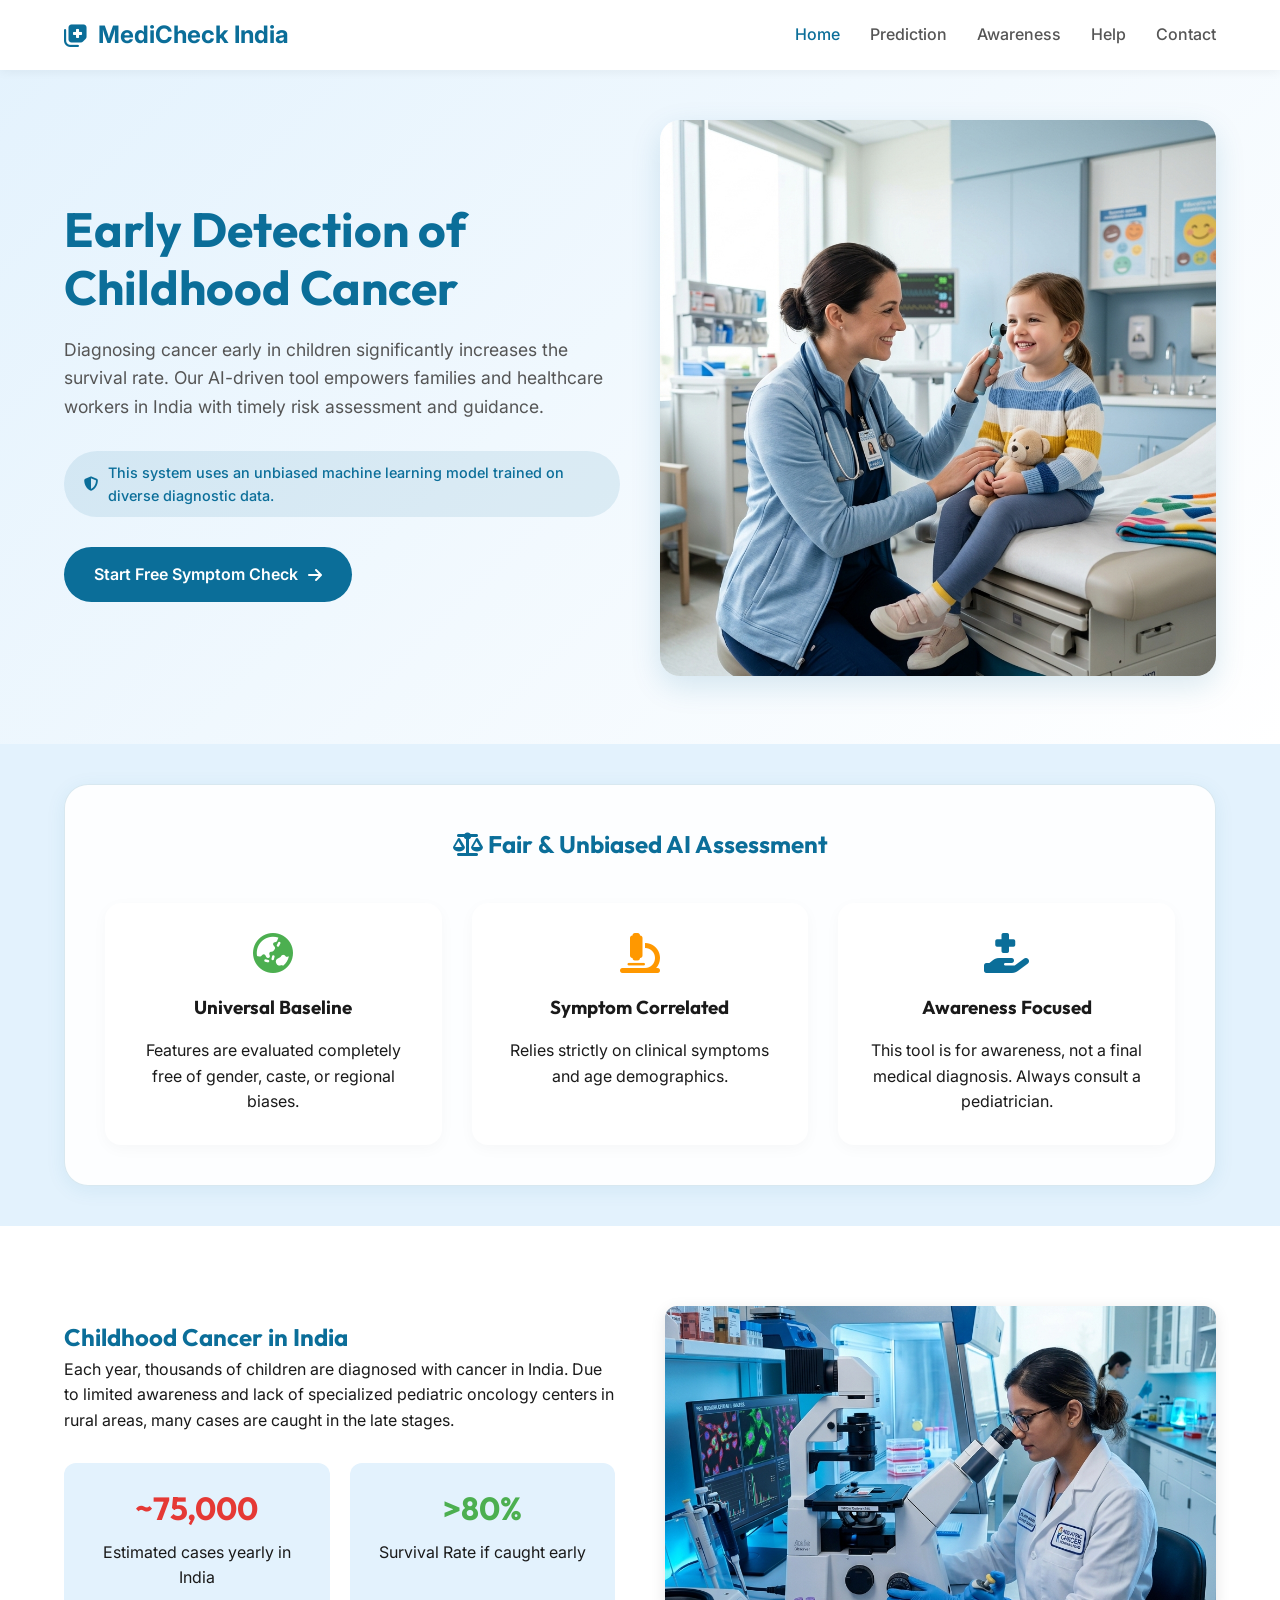
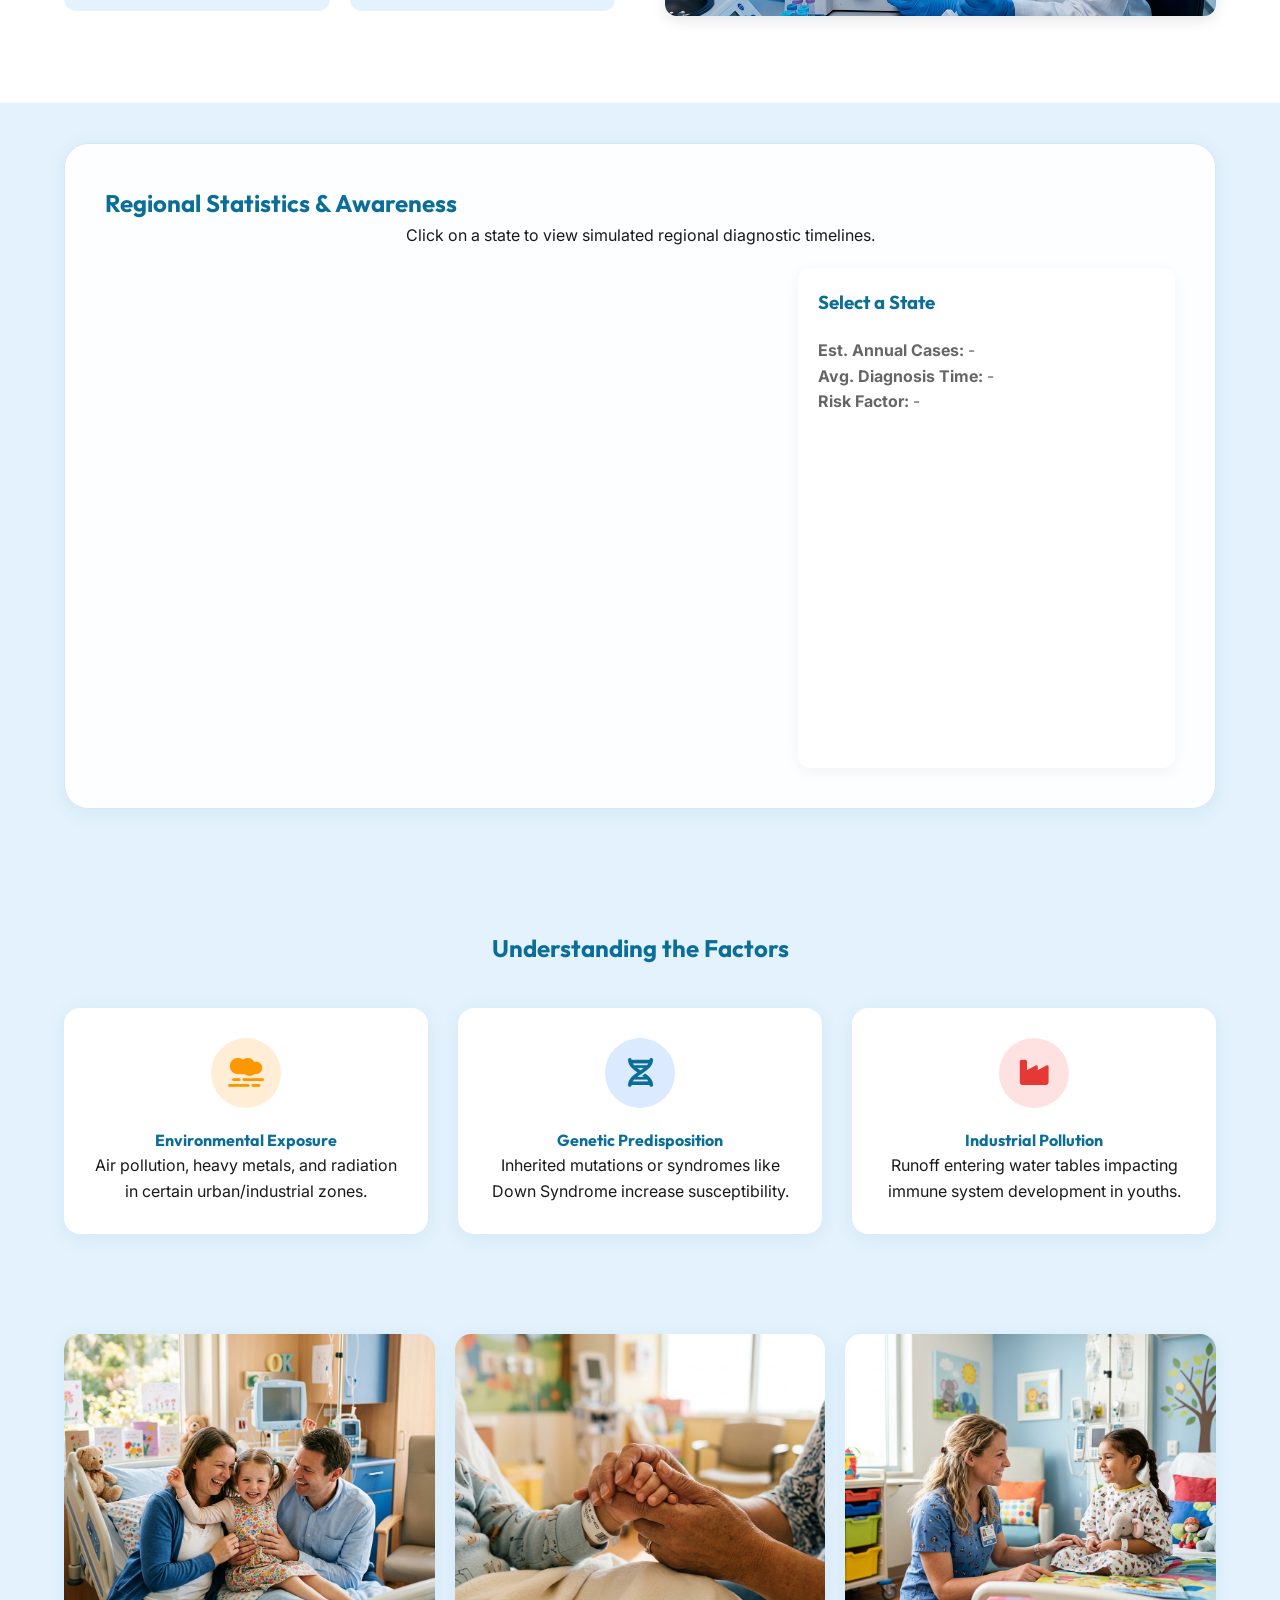
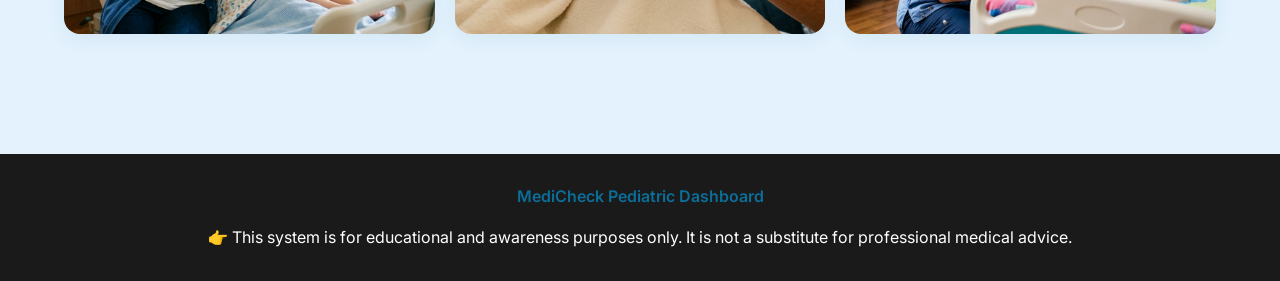
<file: index.html>
<!DOCTYPE html>
<html lang="en">
<head>
    <meta charset="UTF-8">
    <meta name="viewport" content="width=device-width, initial-scale=1.0">
    <title>Early Detection of Childhood Cancer - India</title>
    <link href="https://fonts.googleapis.com/css2?family=Outfit:wght@300;400;500;600;700&family=Inter:wght@300;400;500;600&display=swap" rel="stylesheet">
    <link rel="stylesheet" href="https://cdnjs.cloudflare.com/ajax/libs/font-awesome/6.4.0/css/all.min.css">
    <link rel="stylesheet" href="styles.css">
    <!-- Include Highcharts for Interactive Map -->
    <script src="https://code.highcharts.com/maps/highmaps.js"></script>
    <script src="https://code.highcharts.com/maps/modules/exporting.js"></script>
    <script src="https://code.highcharts.com/mapdata/countries/in/custom/in-all-disputed.js"></script>
</head>
<body>

    <!-- NAVBAR -->
    <nav class="main-navbar">
        <div class="nav-logo">
            <i class="fa-solid fa-notes-medical" style="color:var(--primary);"></i>
            <span style="font-weight: 700; color: var(--primary);">MediCheck India</span>
        </div>
        <ul class="nav-links">
            <li><a href="index.html" class="active">Home</a></li>
            <li><a href="prediction.html">Prediction</a></li>
            <li><a href="awareness.html">Awareness</a></li>
            <li><a href="#help">Help</a></li>
            <li><a href="contact.html">Contact</a></li>
        </ul>
    </nav>

    <!-- 2. HERO SECTION -->
    <section class="hero-section">
        <div class="hero-content">
            <h1>Early Detection of Childhood Cancer</h1>
            <p>Diagnosing cancer early in children significantly increases the survival rate. Our AI-driven tool empowers families and healthcare workers in India with timely risk assessment and guidance.</p>
            <div class="trust-badge">
                <i class="fa-solid fa-shield-halved"></i>
                <span>This system uses an unbiased machine learning model trained on diverse diagnostic data.</span>
            </div>
            <a href="prediction.html" class="cta-button">Start Free Symptom Check <i class="fa-solid fa-arrow-right"></i></a>
        </div>
        <div class="hero-image">
            <img src="./images/hero.png" alt="Doctor providing care to a child" style="object-fit: cover;">
        </div>
    </section>

    <!-- 3. UNBIASED AI SECTION -->
    <section class="unbiased-ai-section glass-panel">
        <div class="section-title text-center">
            <h2><i class="fa-solid fa-scale-balanced" style="color: var(--primary);"></i> Fair & Unbiased AI Assessment</h2>
        </div>
        <div class="ai-features">
            <div class="ai-card">
                <i class="fa-solid fa-earth-asia" style="color: var(--accent);"></i>
                <h3>Universal Baseline</h3>
                <p>Features are evaluated completely free of gender, caste, or regional biases.</p>
            </div>
            <div class="ai-card">
                <i class="fa-solid fa-microscope" style="color: var(--warning);"></i>
                <h3>Symptom Correlated</h3>
                <p>Relies strictly on clinical symptoms and age demographics.</p>
            </div>
            <div class="ai-card">
                <i class="fa-solid fa-hand-holding-medical" style="color: var(--primary);"></i>
                <h3>Awareness Focused</h3>
                <p>This tool is for awareness, not a final medical diagnosis. Always consult a pediatrician.</p>
            </div>
        </div>
    </section>

    <!-- 4 & 5. AWARENESS AND STATISTICS SECTION -->
    <section class="awareness-section">
        <div class="grid-2">
            <div class="awareness-text">
                <h2>Childhood Cancer in India</h2>
                <p>Each year, thousands of children are diagnosed with cancer in India. Due to limited awareness and lack of specialized pediatric oncology centers in rural areas, many cases are caught in the late stages.</p>
                <div class="stats-cards">
                    <div class="stat-card">
                        <h4 style="color: var(--danger);">~75,000</h4>
                        <p>Estimated cases yearly in India</p>
                    </div>
                    <div class="stat-card">
                        <h4 style="color: var(--accent);">>80%</h4>
                        <p>Survival Rate if caught early</p>
                    </div>
                </div>
            </div>
            <div class="awareness-images">
                <img src="./images/awareness.png" alt="Pediatric research" style="border-radius: 12px; box-shadow: 0 4px 15px rgba(0,0,0,0.1); width: 100%; object-fit: cover; aspect-ratio: 16/9;">
            </div>
        </div>
    </section>

    <!-- 6. INTERACTIVE INDIA MAP SECTION -->
    <section class="map-section glass-panel">
        <h2>Regional Statistics & Awareness</h2>
        <p class="text-center" style="margin-bottom: 20px;">Click on a state to view simulated regional diagnostic timelines.</p>
        <div class="map-container" style="display:flex; gap:20px; flex-wrap:wrap;">
            <div id="india-map" style="flex: 2; height: 500px; min-width:300px; background: transparent;"></div>
            <div id="state-info" style="flex: 1; padding: 20px; background: white; border-radius: 12px; min-width:300px; box-shadow: 0 4px 15px rgba(0,0,0,0.05);">
                <h3 id="info-state-name" style="color:var(--primary); margin-top:0;">Select a State</h3>
                <div style="margin-top:20px;">
                    <p style="color:#666;"><strong>Est. Annual Cases:</strong> <span id="info-cases">-</span></p>
                    <p style="color:#666;"><strong>Avg. Diagnosis Time:</strong> <span id="info-time">-</span></p>
                    <p style="color:#666;"><strong>Risk Factor:</strong> <span id="info-risk">-</span></p>
                </div>
            </div>
        </div>
    </section>

    <!-- 7. CAUSES SECTION -->
    <section class="causes-section" id="help">
        <h2 class="text-center">Understanding the Factors</h2>
        <div class="causes-grid">
            <div class="cause-item">
                <div class="cause-icon" style="background:#ffedd5; color:var(--warning);"><i class="fa-solid fa-smog"></i></div>
                <h4>Environmental Exposure</h4>
                <p>Air pollution, heavy metals, and radiation in certain urban/industrial zones.</p>
            </div>
            <div class="cause-item">
                <div class="cause-icon" style="background:#dbeafe; color:var(--primary);"><i class="fa-solid fa-dna"></i></div>
                <h4>Genetic Predisposition</h4>
                <p>Inherited mutations or syndromes like Down Syndrome increase susceptibility.</p>
            </div>
            <div class="cause-item">
                <div class="cause-icon" style="background:#fee2e2; color:var(--danger);"><i class="fa-solid fa-industry"></i></div>
                <h4>Industrial Pollution</h4>
                <p>Runoff entering water tables impacting immune system development in youths.</p>
            </div>
        </div>
    </section>

    <!-- 8. GALLERY SECTION -->
    <section class="gallery-section">
        <img src="./images/gallery1.png" alt="Hopeful healing">
        <img src="./images/gallery2.png" alt="Family holding hands">
        <img src="./images/gallery3.png" alt="Pediatric care">
    </section>

    <!-- GLOBAL FOOTER -->
    <footer class="main-footer" id="contact">
        <div style="margin-bottom:15px; font-weight:600; color:var(--primary);">MediCheck Pediatric Dashboard</div>
        <p>👉 This system is for educational and awareness purposes only. It is not a substitute for professional medical advice.</p>
    </footer>

    <script>
        // Highcharts Interactive India Map Logic
        document.addEventListener('DOMContentLoaded', function () {
            // Simulated state data
            const simData = [
                ['andaman and nicobar', 80, '1.5 weeks', 'Low'],
                ['andhra pradesh', 8500, '3.8 weeks', 'High'],
                ['arunanchal pradesh', 400, '2.0 weeks', 'Low'],
                ['assam', 3500, '2.5 weeks', 'Medium'],
                ['bihar', 15000, '5.0 weeks', 'High'],
                ['chandigarh', 500, '1.2 weeks', 'Low'],
                ['chhattisgarh', 3100, '2.6 weeks', 'Medium'],
                ['dadara and nagar havelli', 120, '1.8 weeks', 'Low'],
                ['daman and diu', 120, '1.8 weeks', 'Low'],
                ['nct of delhi', 4100, '2.1 weeks', 'Medium'],
                ['goa', 200, '1.5 weeks', 'Low'],
                ['gujarat', 7800, '3.1 weeks', 'Medium'],
                ['haryana', 3900, '2.4 weeks', 'Medium'],
                ['himachal pradesh', 800, '1.9 weeks', 'Low'],
                ['jammu and kashmir', 1590, '2.7 weeks', 'Medium'],
                ['jharkhand', 4200, '3.5 weeks', 'High'],
                ['karnataka', 7500, '2.8 weeks', 'Medium'],
                ['kerala', 3200, '1.4 weeks', 'Low'],
                ['lakshadweep', 15, '1.0 weeks', 'Low'],
                ['madhya pradesh', 9200, '4.1 weeks', 'High'],
                ['maharashtra', 12000, '3.2 weeks', 'High'],
                ['manipur', 350, '2.1 weeks', 'Low'],
                ['meghalaya', 420, '2.3 weeks', 'Low'],
                ['mizoram', 180, '1.7 weeks', 'Low'],
                ['nagaland', 250, '2.0 weeks', 'Low'],
                ['odisha', 5600, '3.4 weeks', 'Medium'],
                ['puducherry', 300, '1.3 weeks', 'Low'],
                ['punjab', 4500, '2.7 weeks', 'Medium'],
                ['rajasthan', 8200, '4.5 weeks', 'High'],
                ['sikkim', 120, '1.6 weeks', 'Low'],
                ['tamil nadu', 8900, '2.5 weeks', 'Medium'],
                ['telangana', 4800, '3.0 weeks', 'Medium'],
                ['tripura', 460, '2.2 weeks', 'Low'],
                ['uttar pradesh', 18500, '5.1 weeks', 'High'],
                ['uttarakhand', 1200, '2.4 weeks', 'Low'],
                ['west bengal', 10500, '4.2 weeks', 'High']
            ];

            const mapDataForChart = simData.map(d => ({ 'hc-key': d[0], value: d[1] }));

            Highcharts.mapChart('india-map', {
                chart: { map: 'countries/in/custom/in-all-disputed', backgroundColor: 'transparent' },
                title: { text: '' },
                mapNavigation: {
                    enabled: false,
                    enableMouseWheelZoom: false
                },
                colorAxis: {
                    min: 0,
                    minColor: '#E3F2FD',
                    maxColor: '#0B6E99'
                },
                plotOptions: {
                    series: {
                        point: {
                            events: {
                                click: function() {
                                    const code = this['hc-key'];
                                    const name = this.name;
                                    const matched = simData.find(s => s[0] === code);
                                    
                                    document.getElementById('info-state-name').innerText = name;
                                    if(matched) {
                                        document.getElementById('info-cases').innerText = matched[1].toLocaleString();
                                        document.getElementById('info-time').innerText = matched[2];
                                        document.getElementById('info-risk').innerText = matched[3];
                                        document.getElementById('info-risk').style.color = matched[3] === 'High' ? 'var(--danger)' : (matched[3] === 'Medium' ? 'var(--warning)' : 'var(--accent)');
                                    } else {
                                        document.getElementById('info-cases').innerText = "Data unavailable";
                                        document.getElementById('info-time').innerText = "Data unavailable";
                                        document.getElementById('info-risk').innerText = "Unknown";
                                        document.getElementById('info-risk').style.color = "#666";
                                    }
                                }
                            }
                        }
                    }
                },
                series: [{
                    data: mapDataForChart,
                    name: 'Simulated Cases',
                    states: { hover: { color: '#FF9800' } },
                    dataLabels: { enabled: false }
                }]
            });
        });
    </script>
</body>
</html>
</file>
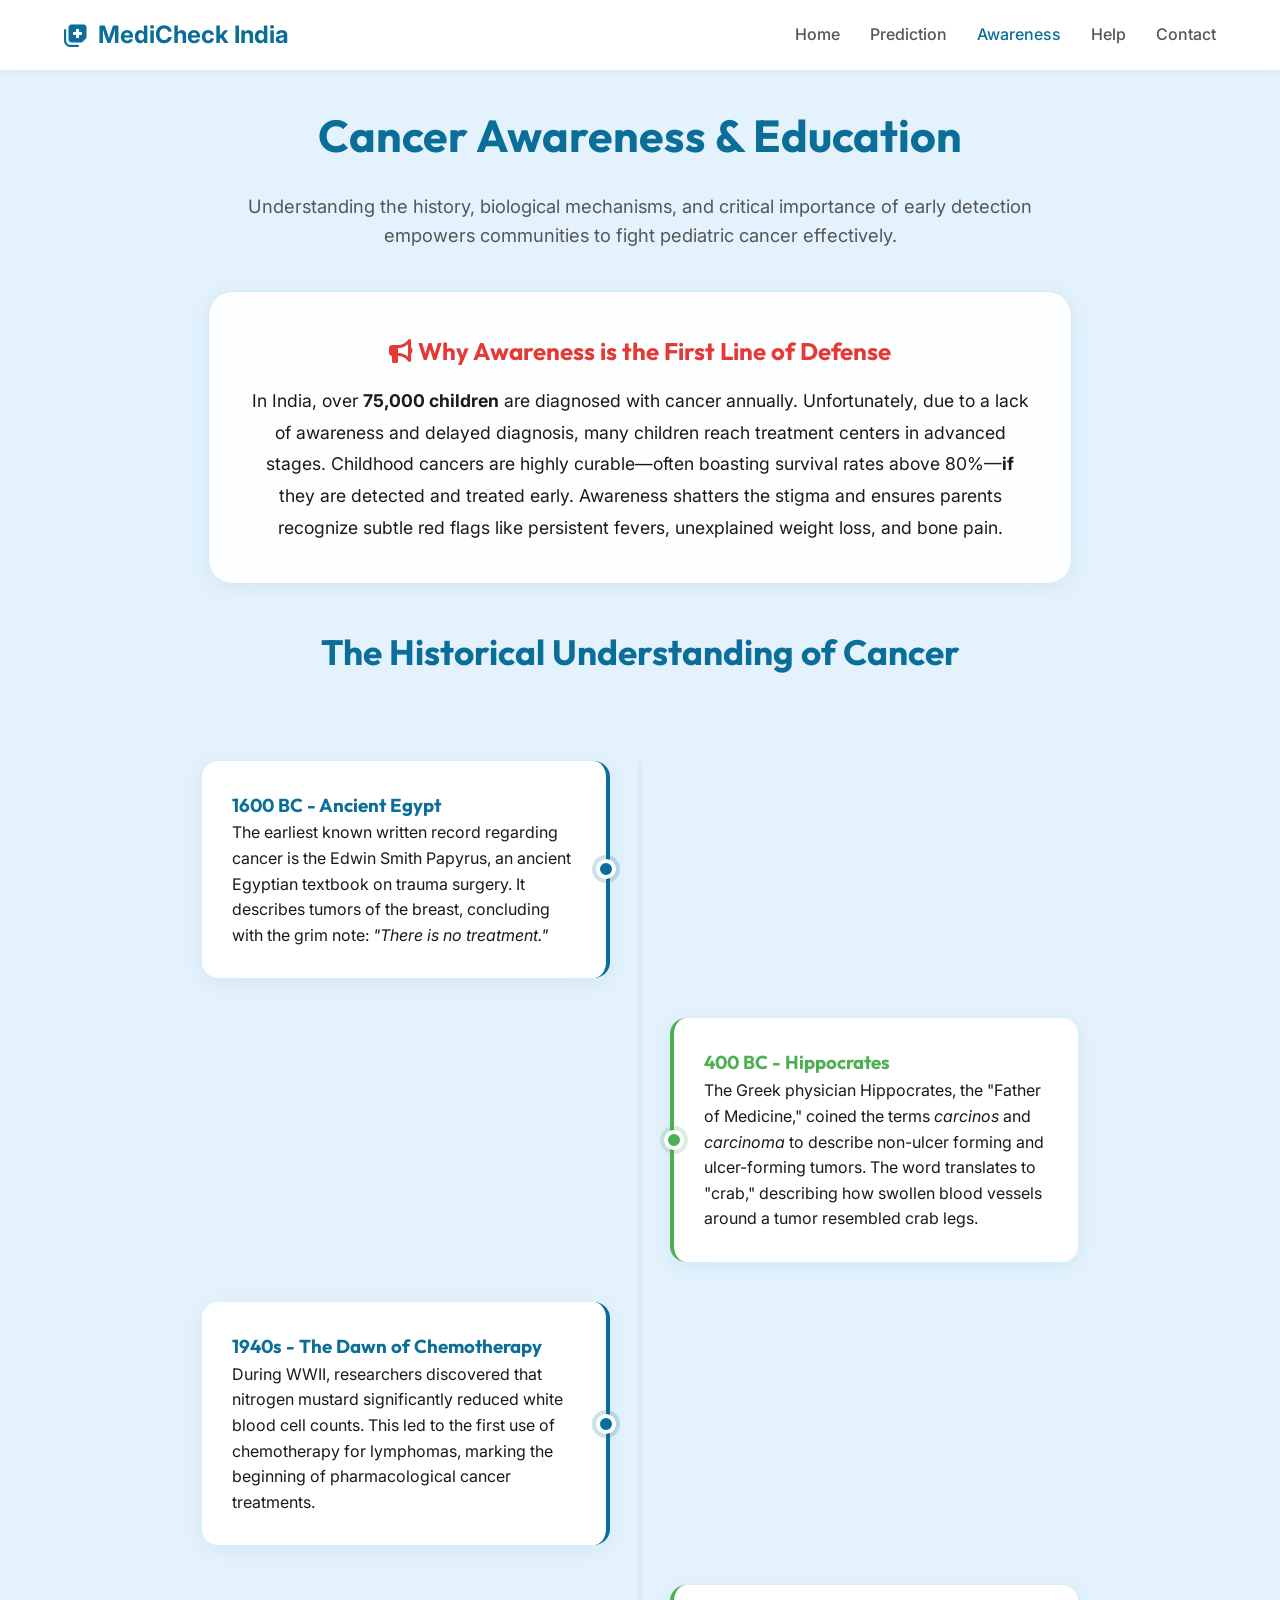
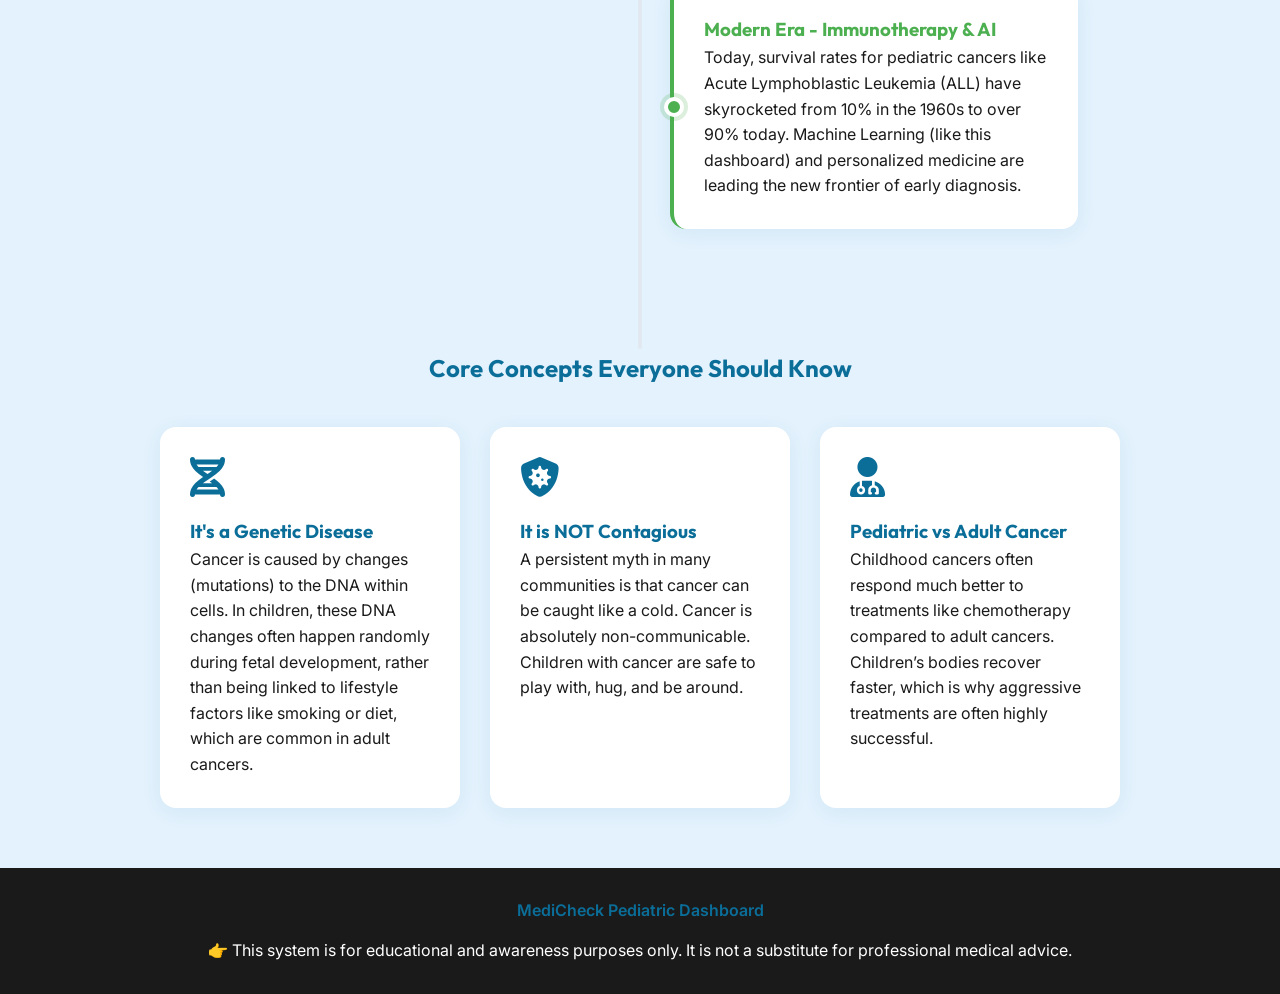
<file: awareness.html>
<!DOCTYPE html>
<html lang="en">
<head>
    <meta charset="UTF-8">
    <meta name="viewport" content="width=device-width, initial-scale=1.0">
    <title>Awareness & Education - MediCheck Pediatric</title>
    <link href="https://fonts.googleapis.com/css2?family=Outfit:wght@400;500;600;700&family=Inter:wght@300;400;500;600&display=swap" rel="stylesheet">
    <link rel="stylesheet" href="https://cdnjs.cloudflare.com/ajax/libs/font-awesome/6.4.0/css/all.min.css">
    <link rel="stylesheet" href="styles.css">
    <style>
        .awareness-header { text-align: center; margin-top: 100px; padding: 0 5%; }
        .awareness-header h1 { font-size: 2.8rem; color: var(--primary); margin-bottom: 20px; }
        .awareness-header p { color: var(--text-muted); font-size: 1.15rem; max-width: 850px; margin: 0 auto; line-height: 1.6; }
        
        .content-section { max-width: 1000px; margin: 40px auto; padding: 0 20px; }
        
        .timeline-container { position: relative; padding: 40px 0; }
        .timeline-container::before { content: ''; position: absolute; left: 50%; transform: translateX(-50%); width: 4px; height: 100%; background: #e2e8f0; border-radius: 4px; }
        .timeline-item { display: flex; justify-content: flex-end; padding-right: 50%; position: relative; margin-bottom: 40px; }
        .timeline-item:nth-child(even) { justify-content: flex-start; padding-right: 0; padding-left: 50%; }
        .timeline-content { background: var(--card-bg); padding: 30px; border-radius: 16px; box-shadow: var(--glass-shadow); width: 85%; position: relative; }
        .timeline-item:nth-child(odd) .timeline-content { margin-right: 30px; border-right: 4px solid var(--primary); }
        .timeline-item:nth-child(even) .timeline-content { margin-left: 30px; border-left: 4px solid var(--accent); }
        
        .timeline-dot { position: absolute; top: 50%; transform: translateY(-50%); width: 20px; height: 20px; border-radius: 50%; background: var(--primary); border: 4px solid white; box-shadow: 0 0 0 4px rgba(11, 110, 153, 0.2); }
        .timeline-item:nth-child(odd) .timeline-dot { right: -10px; }
        .timeline-item:nth-child(even) .timeline-dot { left: -10px; background: var(--accent); box-shadow: 0 0 0 4px rgba(76, 175, 80, 0.2); }
        
        .info-grid { display: grid; grid-template-columns: repeat(auto-fit, minmax(300px, 1fr)); gap: 30px; margin-top: 40px; }
        .info-card { background: var(--card-bg); padding: 30px; border-radius: 16px; box-shadow: var(--glass-shadow); transition: transform 0.3s; }
        .info-card:hover { transform: translateY(-5px); }
        .info-card i { font-size: 2.5rem; margin-bottom: 20px; color: var(--primary); }
        
        @media (max-width: 768px) {
            .timeline-container::before { left: 20px; }
            .timeline-item, .timeline-item:nth-child(even) { justify-content: flex-start; padding-left: 50px; padding-right: 0; }
            .timeline-content { width: 100%; margin: 0 !important; border-right: none !important; border-left: 4px solid var(--primary) !important; }
            .timeline-dot { left: -40px !important; right: auto !important; }
        }
    </style>
</head>
<body>

    <!-- NAVBAR -->
    <nav class="main-navbar">
        <div class="nav-logo">
            <i class="fa-solid fa-notes-medical" style="color:var(--primary);"></i>
            <span style="font-weight: 700; color: var(--primary);">MediCheck India</span>
        </div>
        <ul class="nav-links">
            <li><a href="index.html">Home</a></li>
            <li><a href="prediction.html">Prediction</a></li>
            <li><a href="awareness.html" class="active">Awareness</a></li>
            <li><a href="help.html">Help</a></li>
            <li><a href="contact.html">Contact</a></li>
        </ul>
    </nav>

    <div class="awareness-header">
        <h1>Cancer Awareness & Education</h1>
        <p>Understanding the history, biological mechanisms, and critical importance of early detection empowers communities to fight pediatric cancer effectively.</p>
    </div>

    <!-- 1. WHY AWARENESS MATTERS -->
    <section class="content-section">
        <div class="glass-panel text-center" style="padding: 40px;">
            <h2 style="color: var(--danger); margin-bottom: 15px;"><i class="fa-solid fa-bullhorn"></i> Why Awareness is the First Line of Defense</h2>
            <p style="font-size: 1.1rem; color: var(--text); line-height: 1.8;">
                In India, over <strong>75,000 children</strong> are diagnosed with cancer annually. Unfortunately, due to a lack of awareness and delayed diagnosis, many children reach treatment centers in advanced stages. Childhood cancers are highly curable—often boasting survival rates above 80%—<strong>if</strong> they are detected and treated early. Awareness shatters the stigma and ensures parents recognize subtle red flags like persistent fevers, unexplained weight loss, and bone pain.
            </p>
        </div>
    </section>

    <!-- 2. HISTORY OF CANCER TIMELINE -->
    <section class="content-section">
        <h2 class="text-center" style="margin-bottom: 40px; font-size: 2.2rem;">The Historical Understanding of Cancer</h2>
        
        <div class="timeline-container">
            <div class="timeline-item">
                <div class="timeline-content">
                    <div class="timeline-dot"></div>
                    <h3 style="color: var(--primary);">1600 BC - Ancient Egypt</h3>
                    <p>The earliest known written record regarding cancer is the Edwin Smith Papyrus, an ancient Egyptian textbook on trauma surgery. It describes tumors of the breast, concluding with the grim note: <em>"There is no treatment."</em></p>
                </div>
            </div>
            
            <div class="timeline-item">
                <div class="timeline-content">
                    <div class="timeline-dot"></div>
                    <h3 style="color: var(--accent);">400 BC - Hippocrates</h3>
                    <p>The Greek physician Hippocrates, the "Father of Medicine," coined the terms <em>carcinos</em> and <em>carcinoma</em> to describe non-ulcer forming and ulcer-forming tumors. The word translates to "crab," describing how swollen blood vessels around a tumor resembled crab legs.</p>
                </div>
            </div>
            
            <div class="timeline-item">
                <div class="timeline-content">
                    <div class="timeline-dot"></div>
                    <h3 style="color: var(--primary);">1940s - The Dawn of Chemotherapy</h3>
                    <p>During WWII, researchers discovered that nitrogen mustard significantly reduced white blood cell counts. This led to the first use of chemotherapy for lymphomas, marking the beginning of pharmacological cancer treatments.</p>
                </div>
            </div>

            <div class="timeline-item">
                <div class="timeline-content">
                    <div class="timeline-dot"></div>
                    <h3 style="color: var(--accent);">Modern Era - Immunotherapy & AI</h3>
                    <p>Today, survival rates for pediatric cancers like Acute Lymphoblastic Leukemia (ALL) have skyrocketed from 10% in the 1960s to over 90% today. Machine Learning (like this dashboard) and personalized medicine are leading the new frontier of early diagnosis.</p>
                </div>
            </div>
        </div>
    </section>

    <!-- 3. CRITICAL CONCEPTS -->
    <section class="content-section">
        <h2 class="text-center" style="margin-bottom: 30px;">Core Concepts Everyone Should Know</h2>
        <div class="info-grid">
            <div class="info-card">
                <i class="fa-solid fa-dna"></i>
                <h3>It's a Genetic Disease</h3>
                <p>Cancer is caused by changes (mutations) to the DNA within cells. In children, these DNA changes often happen randomly during fetal development, rather than being linked to lifestyle factors like smoking or diet, which are common in adult cancers.</p>
            </div>
            <div class="info-card">
                <i class="fa-solid fa-shield-virus"></i>
                <h3>It is NOT Contagious</h3>
                <p>A persistent myth in many communities is that cancer can be caught like a cold. Cancer is absolutely non-communicable. Children with cancer are safe to play with, hug, and be around.</p>
            </div>
            <div class="info-card">
                <i class="fa-solid fa-user-doctor"></i>
                <h3>Pediatric vs Adult Cancer</h3>
                <p>Childhood cancers often respond much better to treatments like chemotherapy compared to adult cancers. Children’s bodies recover faster, which is why aggressive treatments are often highly successful.</p>
            </div>
        </div>
    </section>

    <!-- GLOBAL FOOTER -->
    <footer class="main-footer" style="margin-top: 60px;">
        <div style="margin-bottom:15px; font-weight:600; color:var(--primary);">MediCheck Pediatric Dashboard</div>
        <p>👉 This system is for educational and awareness purposes only. It is not a substitute for professional medical advice.</p>
    </footer>

</body>
</html>
</file>
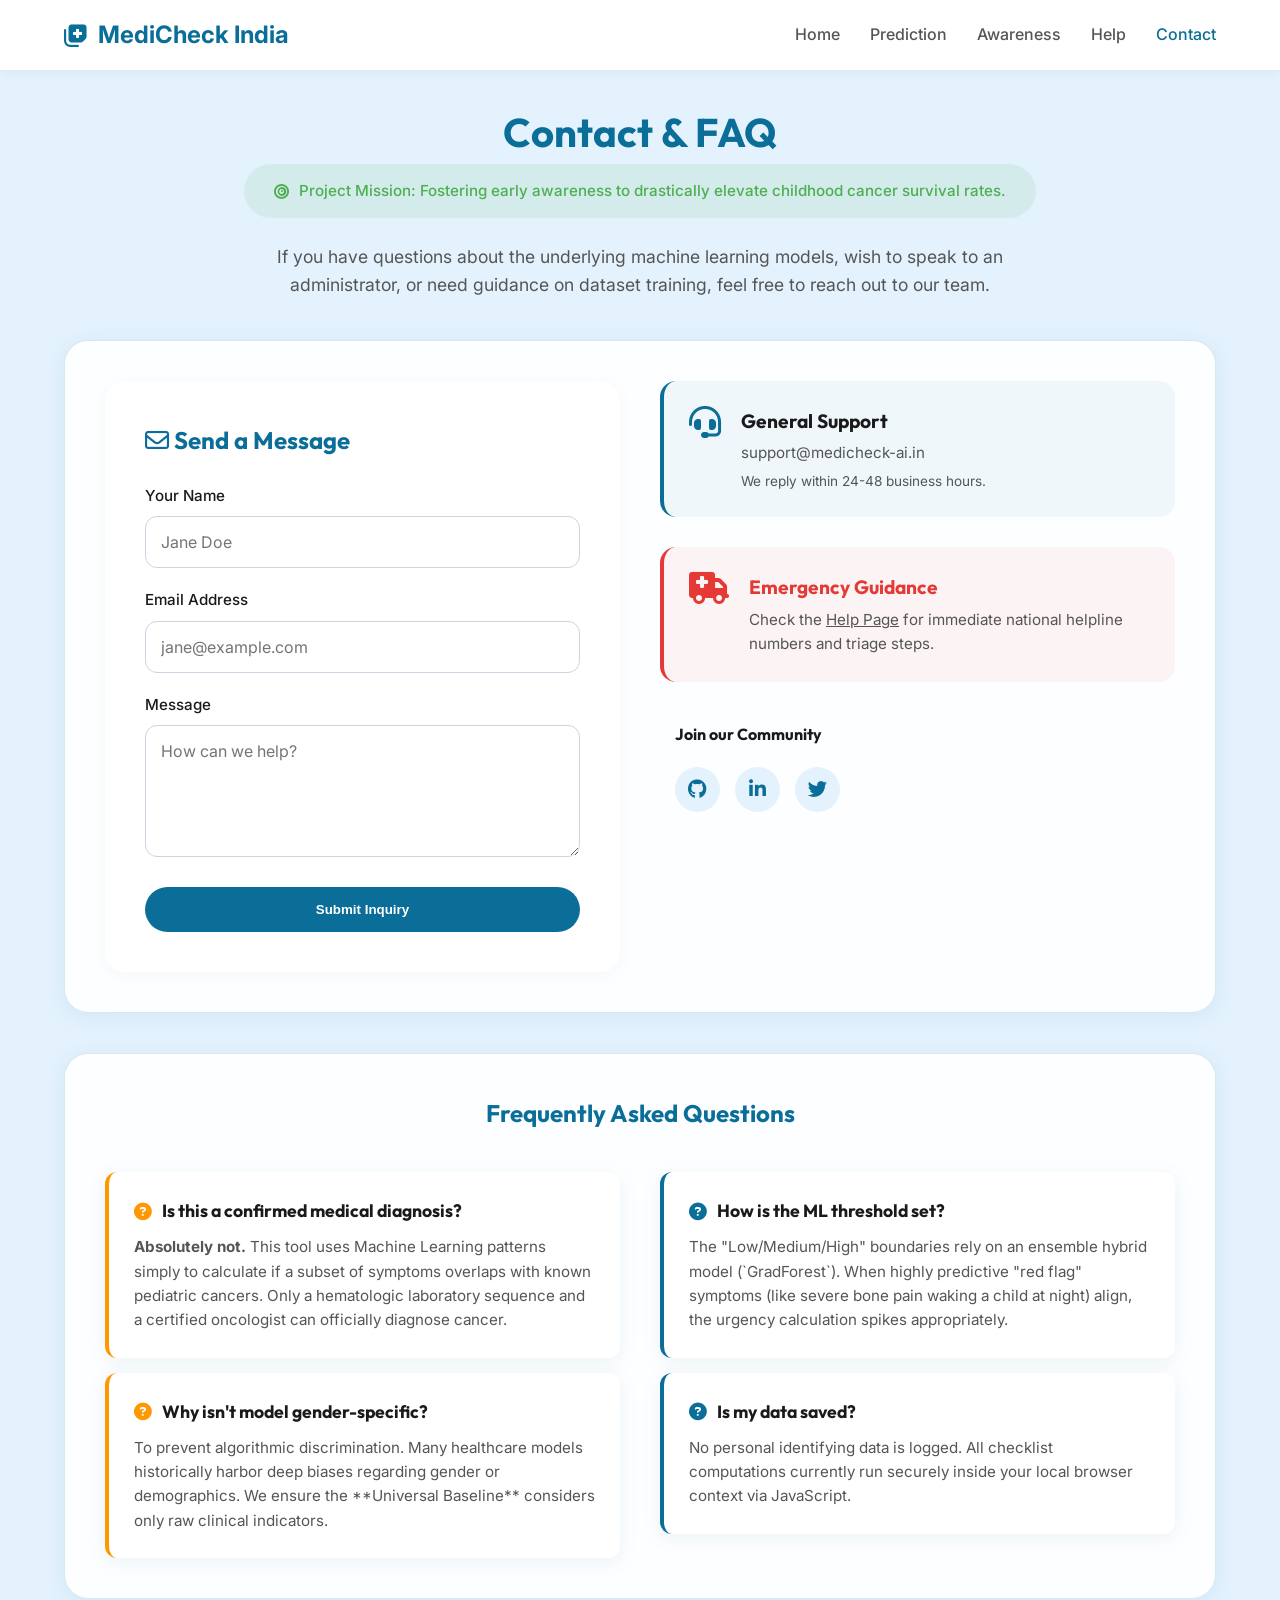
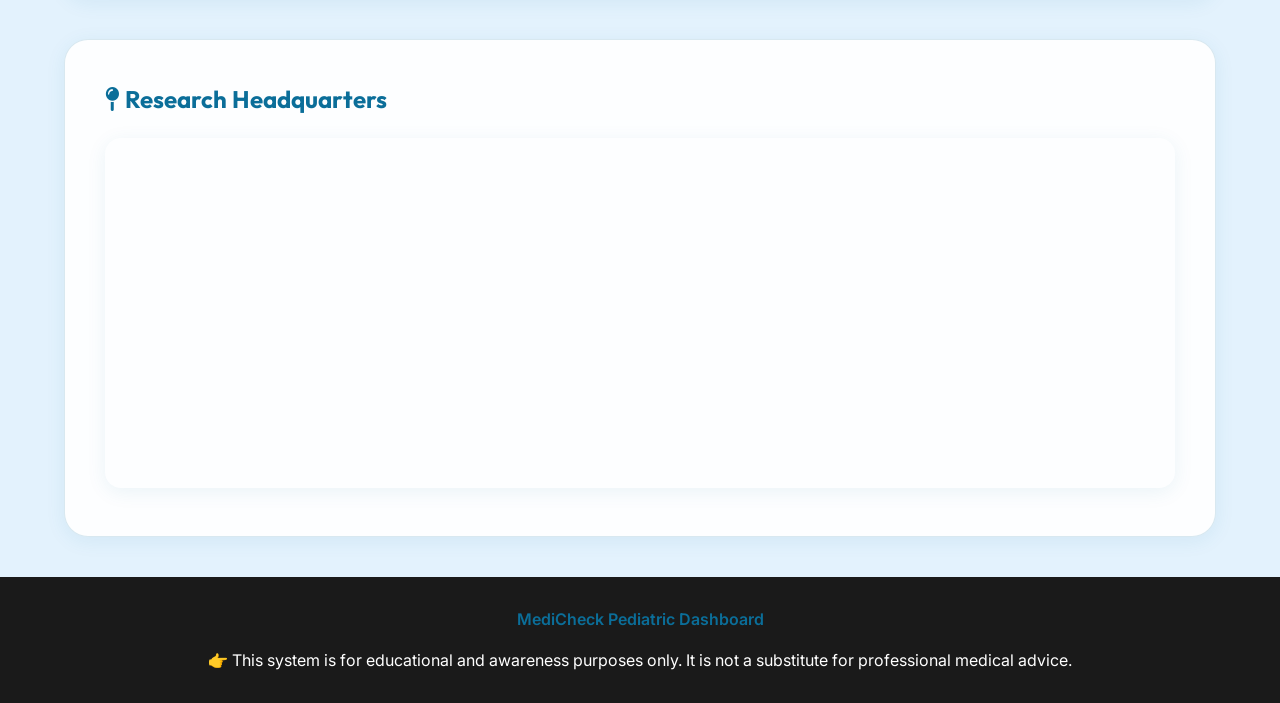
<file: contact.html>
<!DOCTYPE html>
<html lang="en">
<head>
    <meta charset="UTF-8">
    <meta name="viewport" content="width=device-width, initial-scale=1.0">
    <title>Contact & FAQ - MediCheck Pediatric</title>
    <link href="https://fonts.googleapis.com/css2?family=Outfit:wght@400;500;600;700&family=Inter:wght@300;400;500;600&display=swap" rel="stylesheet">
    <link rel="stylesheet" href="https://cdnjs.cloudflare.com/ajax/libs/font-awesome/6.4.0/css/all.min.css">
    <link rel="stylesheet" href="styles.css">
    <style>
        .contact-header { text-align: center; margin-top: 100px; padding: 0 5%; }
        .contact-header h1 { font-size: 2.5rem; color: var(--primary); }
        .contact-header p { color: var(--text-muted); font-size: 1.1rem; max-width: 800px; margin: 15px auto; line-height: 1.6; }
        
        .contact-grid { display: grid; grid-template-columns: 1fr 1fr; gap: 40px; }
        
        .contact-form { display: flex; flex-direction: column; gap: 20px; }
        .form-group { display: flex; flex-direction: column; gap: 8px; }
        .form-group label { font-weight: 500; color: var(--text); font-size: 0.95rem; }
        .form-group input, .form-group textarea { padding: 15px; border: 1px solid #cbd5e1; border-radius: 12px; font-family: inherit; font-size: 1rem; outline: none; transition: border-color 0.2s; background: rgba(255,255,255,0.8); }
        .form-group input:focus, .form-group textarea:focus { border-color: var(--primary); }
        
        .support-info { display: flex; flex-direction: column; gap: 30px; }
        .info-card { display: flex; align-items: flex-start; gap: 20px; background: rgba(11, 110, 153, 0.05); padding: 25px; border-radius: 16px; border-left: 4px solid var(--primary); }
        .info-card i { font-size: 2rem; color: var(--primary); }
        .info-card h4 { color: var(--text); font-size: 1.2rem; margin-bottom: 5px; }
        .info-card p { color: var(--text-muted); font-size: 0.95rem; }
        
        .social-links { display: flex; gap: 15px; margin-top: 20px; }
        .social-btn { width: 45px; height: 45px; border-radius: 50%; background: var(--secondary); display: flex; align-items: center; justify-content: center; color: var(--primary); font-size: 1.2rem; transition: 0.3s; }
        .social-btn:hover { background: var(--primary); color: white; transform: translateY(-3px); }

        .faq-section { display: flex; flex-direction: column; gap: 15px; }
        .faq-card { background: var(--card-bg); border-radius: 12px; padding: 25px; box-shadow: var(--glass-shadow); border-left: 4px solid var(--warning); }
        .faq-card h4 { display: flex; align-items: center; gap: 10px; font-size: 1.1rem; color: var(--text); margin-bottom: 10px; }
        .faq-card p { color: var(--text-muted); font-size: 0.95rem; line-height: 1.6; }

        .map-container iframe { width: 100%; height: 350px; border: none; border-radius: 16px; box-shadow: var(--glass-shadow); }

        @media (max-width: 992px) {
            .contact-grid { grid-template-columns: 1fr; }
        }
    </style>
</head>
<body>

    <!-- NAVBAR -->
    <nav class="main-navbar">
        <div class="nav-logo">
            <i class="fa-solid fa-notes-medical" style="color:var(--primary);"></i>
            <span style="font-weight: 700; color: var(--primary);">MediCheck India</span>
        </div>
        <ul class="nav-links">
            <li><a href="index.html">Home</a></li>
            <li><a href="prediction.html">Prediction</a></li>
            <li><a href="awareness.html">Awareness</a></li>
            <li><a href="help.html">Help</a></li>
            <li><a href="contact.html" class="active">Contact</a></li>
        </ul>
    </nav>

    <div class="contact-header">
        <h1>Contact & FAQ</h1>
        <div style="background: rgba(76, 175, 80, 0.1); padding: 15px 30px; border-radius: 50px; display: inline-flex; align-items: center; gap: 10px; color: var(--accent); font-weight: 500; font-size: 0.95rem; margin-bottom: 10px;">
            <i class="fa-solid fa-bullseye"></i>
            Project Mission: Fostering early awareness to drastically elevate childhood cancer survival rates.
        </div>
        <p>If you have questions about the underlying machine learning models, wish to speak to an administrator, or need guidance on dataset training, feel free to reach out to our team.</p>
    </div>

    <!-- 1 & 2. CONTACT FORM AND SUPPORT INFO -->
    <section class="glass-panel" style="margin-top: 40px;">
        <div class="contact-grid">
            
            <!-- Form -->
            <div style="background: var(--card-bg); padding: 40px; border-radius: 20px; box-shadow: 0 4px 20px rgba(0,0,0,0.03);">
                <h2 style="margin-bottom: 25px;"><i class="fa-regular fa-envelope"></i> Send a Message</h2>
                <form class="contact-form" onsubmit="event.preventDefault(); alert('Message successfully sent! (Simulation)');">
                    <div class="form-group">
                        <label>Your Name</label>
                        <input type="text" placeholder="Jane Doe" required>
                    </div>
                    <div class="form-group">
                        <label>Email Address</label>
                        <input type="email" placeholder="jane@example.com" required>
                    </div>
                    <div class="form-group">
                        <label>Message</label>
                        <textarea rows="5" placeholder="How can we help?" required></textarea>
                    </div>
                    <button type="submit" class="cta-button" style="border:none; cursor:pointer; width:100%; justify-content:center; margin-top:10px;">Submit Inquiry</button>
                </form>
            </div>

            <!-- Support Info -->
            <div class="support-info">
                <div class="info-card">
                    <i class="fa-solid fa-headset"></i>
                    <div>
                        <h4>General Support</h4>
                        <p>support@medicheck-ai.in</p>
                        <p style="font-size: 0.85rem; margin-top:5px;">We reply within 24-48 business hours.</p>
                    </div>
                </div>

                <div class="info-card" style="border-left-color: var(--danger); background: rgba(229, 57, 53, 0.05);">
                    <i class="fa-solid fa-truck-medical" style="color: var(--danger);"></i>
                    <div>
                        <h4 style="color: var(--danger);">Emergency Guidance</h4>
                        <p>Check the <a href="help.html" style="text-decoration:underline;">Help Page</a> for immediate national helpline numbers and triage steps.</p>
                    </div>
                </div>

                <div style="margin-top: 10px; padding: 0 15px;">
                    <h4 style="color: var(--text); margin-bottom: 10px;">Join our Community</h4>
                    <div class="social-links">
                        <a href="https://github.com/hasinimaddula26-tech" class="social-btn" target="_blank"><i class="fa-brands fa-github"></i></a>
                        <a href="https://www.linkedin.com/in/maddula-hasini-074274320" class="social-btn" target="_blank"><i class="fa-brands fa-linkedin-in"></i></a>
                        <a href="#" class="social-btn"><i class="fa-brands fa-twitter"></i></a>
                    </div>
                </div>
            </div>

        </div>
    </section>

    <!-- 3. FREQUENTLY ASKED QUESTIONS -->
    <section class="glass-panel">
        <h2 style="text-align:center; margin-bottom:40px;">Frequently Asked Questions</h2>
        <div class="contact-grid">
            <div class="faq-section">
                <div class="faq-card">
                    <h4><i class="fa-solid fa-circle-question" style="color:var(--warning);"></i> Is this a confirmed medical diagnosis?</h4>
                    <p><strong>Absolutely not.</strong> This tool uses Machine Learning patterns simply to calculate if a subset of symptoms overlaps with known pediatric cancers. Only a hematologic laboratory sequence and a certified oncologist can officially diagnose cancer.</p>
                </div>
                <div class="faq-card">
                    <h4><i class="fa-solid fa-circle-question" style="color:var(--warning);"></i> Why isn't model gender-specific?</h4>
                    <p>To prevent algorithmic discrimination. Many healthcare models historically harbor deep biases regarding gender or demographics. We ensure the **Universal Baseline** considers only raw clinical indicators.</p>
                </div>
            </div>
            <div class="faq-section">
                <div class="faq-card" style="border-left-color: var(--primary);">
                    <h4><i class="fa-solid fa-circle-question" style="color:var(--primary);"></i> How is the ML threshold set?</h4>
                    <p>The "Low/Medium/High" boundaries rely on an ensemble hybrid model (`GradForest`). When highly predictive "red flag" symptoms (like severe bone pain waking a child at night) align, the urgency calculation spikes appropriately.</p>
                </div>
                <div class="faq-card" style="border-left-color: var(--primary);">
                    <h4><i class="fa-solid fa-circle-question" style="color:var(--primary);"></i> Is my data saved?</h4>
                    <p>No personal identifying data is logged. All checklist computations currently run securely inside your local browser context via JavaScript.</p>
                </div>
            </div>
        </div>
    </section>

    <!-- 4. EMBEDDED MAP -->
    <section class="glass-panel">
        <h2 style="margin-bottom: 20px;"><i class="fa-solid fa-map-pin"></i> Research Headquarters</h2>
        <!-- Research hub text removed per user request -->
        <div class="map-container">
            <!-- OpenStreetMap Embed -->
            <iframe 
                src="https://www.openstreetmap.org/export/embed.html?bbox=77.10845947265626%2C28.539864273822185%2C77.34878540039064%2C28.685382220478083&amp;layer=mapnik" 
                allowfullscreen>
            </iframe>
        </div>
    </section>

    <!-- GLOBAL FOOTER -->
    <footer class="main-footer">
        <div style="margin-bottom:15px; font-weight:600; color:var(--primary);">MediCheck Pediatric Dashboard</div>
        <p>👉 This system is for educational and awareness purposes only. It is not a substitute for professional medical advice.</p>
    </footer>

</body>
</html>
</file>
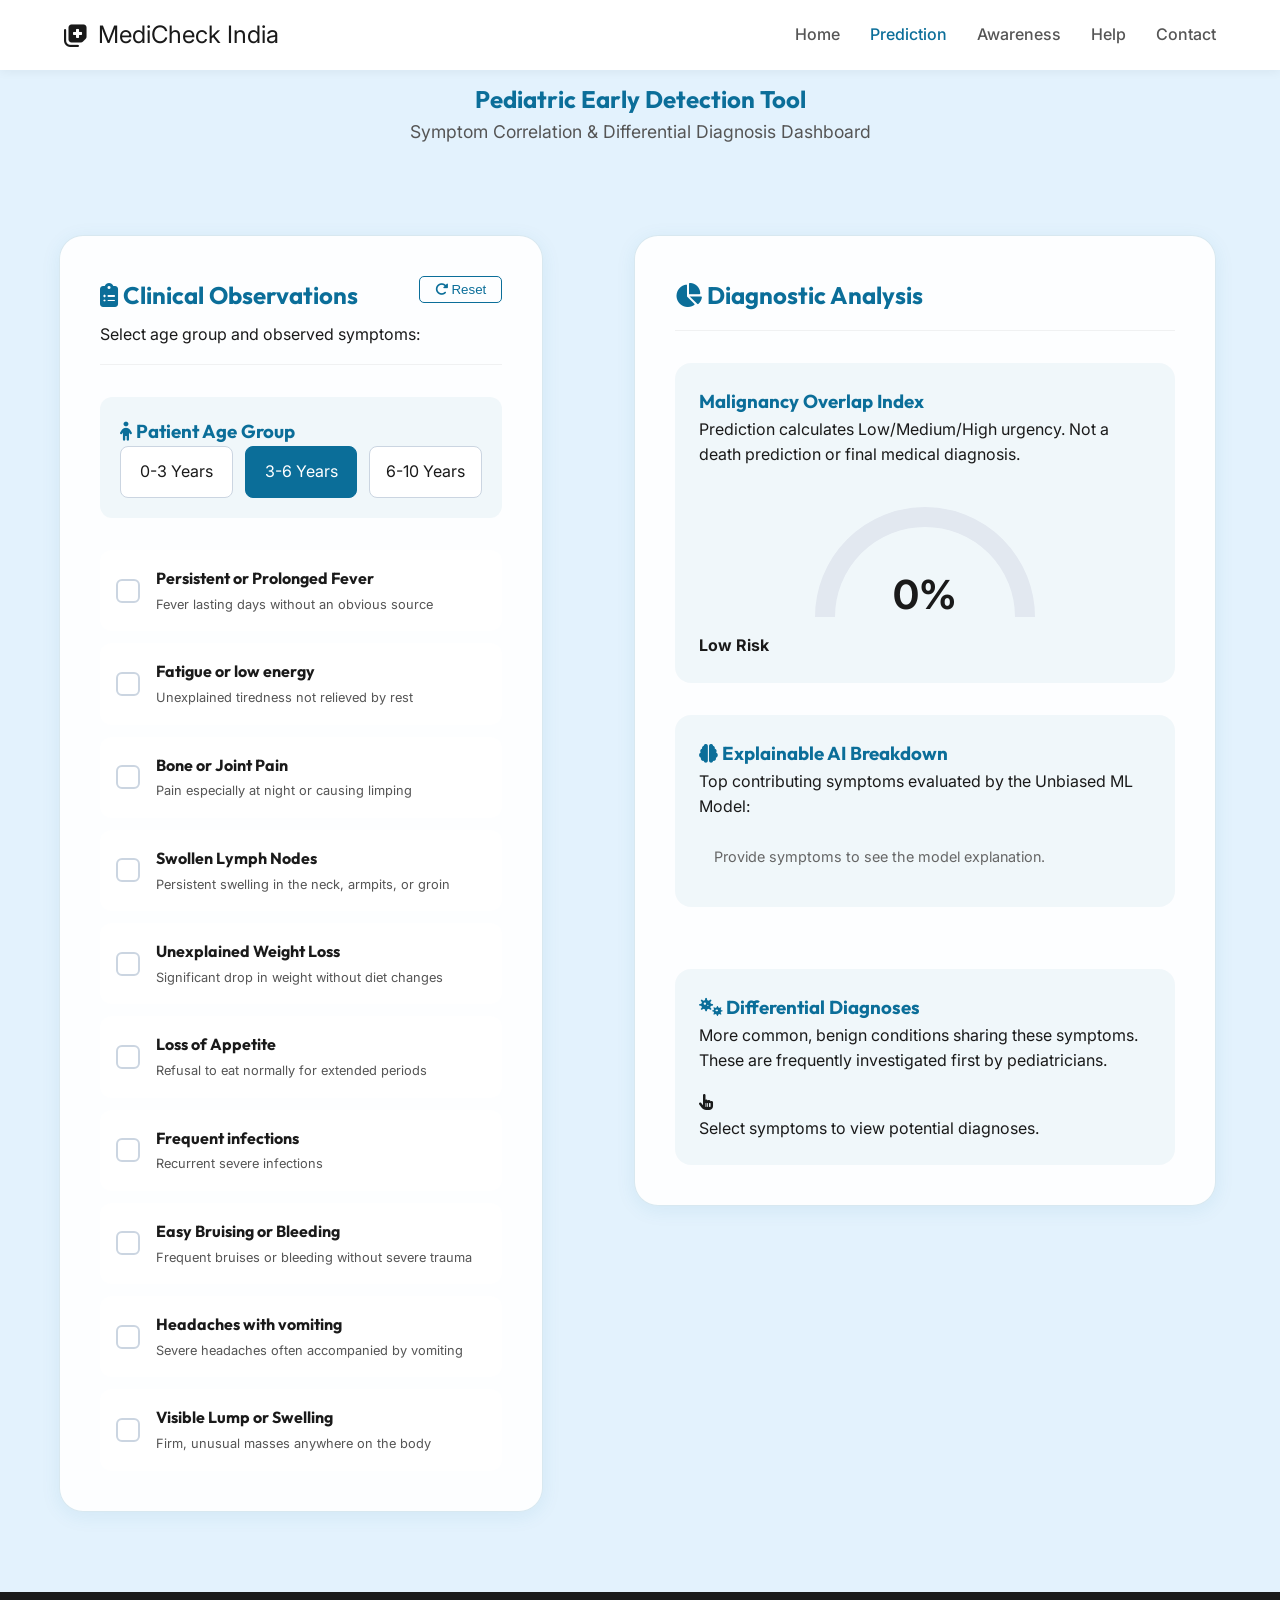
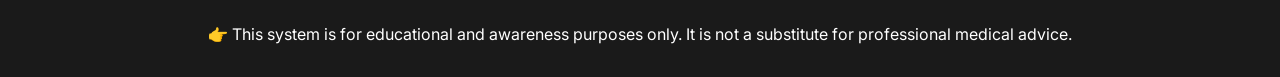
<file: prediction.html>
<!DOCTYPE html>
<html lang="en">
<head>
    <meta charset="UTF-8">
    <meta name="viewport" content="width=device-width, initial-scale=1.0">
    <title>Prediction - MediCheck Pediatric</title>
    <!-- Google Fonts -->
    <link href="https://fonts.googleapis.com/css2?family=Outfit:wght@400;500;600;700&family=Inter:wght@300;400;500;600&display=swap" rel="stylesheet">
    <!-- Font Awesome -->
    <link rel="stylesheet" href="https://cdnjs.cloudflare.com/ajax/libs/font-awesome/6.4.0/css/all.min.css">
    <link rel="stylesheet" href="styles.css">
</head>
<body>
    <div class="background-elements">
        <div class="blob blob-1"></div>
        <div class="blob blob-2"></div>
        <div class="blob blob-3"></div>
    </div>

    <!-- MAIN NAVBAR -->
    <nav class="main-navbar">
        <div class="nav-logo">
            <i class="fa-solid fa-notes-medical"></i>
            <span>MediCheck India</span>
        </div>
        <ul class="nav-links">
            <li><a href="index.html">Home</a></li>
            <li><a href="prediction.html" class="active">Prediction</a></li>
            <li><a href="awareness.html">Awareness</a></li>
            <li><a href="help.html">Help</a></li>
            <li><a href="contact.html">Contact</a></li>
        </ul>
    </nav>

    <div class="dashboard-container" style="margin-top: 80px;">
        <!-- Header -->
        <header class="dashboard-header">
            <h2>Pediatric Early Detection Tool</h2>
            <p class="subtitle">Symptom Correlation & Differential Diagnosis Dashboard</p>
        </header>

        <main class="dashboard-main">
            <!-- Left panel: Symptoms Checklist -->
            <section class="panel symptoms-panel glass-panel">
                <div class="panel-header">
                    <h2><i class="fa-solid fa-clipboard-list"></i> Clinical Observations</h2>
                    <p>Select age group and observed symptoms:</p>
                    <button id="reset-btn" class="secondary-btn"><i class="fa-solid fa-rotate-right"></i> Reset</button>
                </div>
                
                <div class="age-group-selector">
                    <h3><i class="fa-solid fa-child"></i> Patient Age Group</h3>
                    <div class="age-chips">
                        <label class="age-chip">
                            <input type="radio" name="age-group" value="0-3">
                            <span>0-3 Years</span>
                        </label>
                        <label class="age-chip">
                            <input type="radio" name="age-group" value="3-6" checked>
                            <span>3-6 Years</span>
                        </label>
                        <label class="age-chip">
                            <input type="radio" name="age-group" value="6-10">
                            <span>6-10 Years</span>
                        </label>
                    </div>
                </div>

                <div class="symptoms-list" id="symptoms-list">
                    <!-- Dynamic generation in JS -->
                </div>
            </section>

            <!-- Right panel: Results and Analysis -->
            <section class="panel analysis-panel glass-panel">
                <div class="panel-header">
                    <h2><i class="fa-solid fa-chart-pie"></i> Diagnostic Analysis</h2>
                </div>

                <div class="analysis-content">
                    <div class="risk-meter-container">
                        <h3>Malignancy Overlap Index</h3>
                        <p class="info-text">Prediction calculates Low/Medium/High urgency. Not a death prediction or final medical diagnosis.</p>
                        
                        <div class="gauge-wrapper">
                            <svg class="gauge" viewBox="0 0 100 50">
                                <path class="gauge-bg" d="M 10,50 A 40,40 0 0,1 90,50" />
                                <path class="gauge-fill" id="gauge-fill" d="M 10,50 A 40,40 0 0,1 90,50" />
                            </svg>
                            <div class="gauge-value" id="gauge-value">0%</div>
                        </div>
                        <div class="risk-label" id="risk-label" style="font-weight:700; margin-top:10px;">Low Risk</div>
                    </div>

                    <!-- EXPLAINABLE AI SECTION -->
                    <div class="explainable-ai-container">
                        <h3><i class="fa-solid fa-brain"></i> Explainable AI Breakdown</h3>
                        <p class="info-text">Top contributing symptoms evaluated by the Unbiased ML Model:</p>
                        <div class="feature-importance" id="feature-importance">
                            <div class="empty-state" style="margin-top:10px; padding:15px;">
                                <p style="font-size: 0.9rem; color: #666;">Provide symptoms to see the model explanation.</p>
                            </div>
                        </div>
                    </div>

                    <div class="differential-diagnosis-container" style="margin-top:30px;">
                        <h3><i class="fa-solid fa-viruses"></i> Differential Diagnoses</h3>
                        <p class="info-text">More common, benign conditions sharing these symptoms. These are frequently investigated first by pediatricians.</p>
                        
                        <div class="disease-list" id="disease-list">
                            <!-- Filled dynamically -->
                            <div class="empty-state">
                                <i class="fa-solid fa-hand-pointer"></i>
                                <p>Select symptoms to view potential diagnoses.</p>
                            </div>
                        </div>
                    </div>

                    <!-- Conclusion Panel -->
                    <div class="conclusion-panel" id="conclusion-panel" style="display:none; margin-top:30px; background:var(--secondary); border-radius:12px; padding:20px;">
                        <h3><i class="fa-solid fa-clipboard-user"></i> Summary & Next Steps</h3>
                        <p id="conclusion-text" style="color:var(--text); font-size:0.95rem; line-height:1.5;">...</p>
                    </div>

                </div>
            </section>
        </main>
    </div>

    <!-- GLOBAL FOOTER -->
    <footer class="main-footer">
        <p>👉 This system is for educational and awareness purposes only. It is not a substitute for professional medical advice.</p>
    </footer>

    <script src="app.js"></script>
</body>
</html>
</file>
<file: styles.css>
:root {
    --primary: #0B6E99;    /* Medical Blue */
    --secondary: #E3F2FD;  /* Light Blue Background */
    --accent: #4CAF50;     /* Green - positive results */
    --warning: #FF9800;    /* Medium risk */
    --danger: #E53935;     /* High risk */
    --text: #1A1A1A;       /* Standard text */
    --card-bg: #FFFFFF;    /* White cards */
    --text-muted: #555555;
    
    --glass-bg: rgba(255, 255, 255, 0.9);
    --glass-border: rgba(11, 110, 153, 0.15);
    --glass-shadow: 0 4px 20px 0 rgba(11, 110, 153, 0.08);
}

* {
    margin: 0;
    padding: 0;
    box-sizing: border-box;
}

body {
    font-family: 'Inter', sans-serif;
    color: var(--text);
    background-color: var(--secondary);
    min-height: 100vh;
    overflow-x: hidden;
    position: relative;
    line-height: 1.6;
}

h1, h2, h3, h4 {
    font-family: 'Outfit', sans-serif;
    color: var(--primary);
}

a {
    text-decoration: none;
    color: inherit;
}

.text-center { text-align: center; }

/* NAVBAR */
.main-navbar {
    position: fixed;
    top: 0; left: 0; right: 0;
    height: 70px;
    background: var(--card-bg);
    display: flex;
    justify-content: space-between;
    align-items: center;
    padding: 0 5%;
    box-shadow: 0 2px 10px rgba(0,0,0,0.05);
    z-index: 1000;
}
.nav-logo {
    display: flex;
    align-items: center;
    gap: 10px;
    font-size: 1.5rem;
}
.nav-links {
    list-style: none;
    display: flex;
    gap: 30px;
}
.nav-links a {
    font-weight: 500;
    color: var(--text-muted);
    transition: color 0.3s;
}
.nav-links a.active, .nav-links a:hover {
    color: var(--primary);
}

/* HERO SECTION */
.hero-section {
    display: flex;
    align-items: center;
    justify-content: space-between;
    padding: 120px 5% 60px;
    background: linear-gradient(135deg, var(--secondary), #ffffff);
}
.hero-content {
    flex: 1;
    padding-right: 40px;
}
.hero-content h1 {
    font-size: 3rem;
    margin-bottom: 20px;
    line-height: 1.2;
}
.hero-content p {
    font-size: 1.1rem;
    color: var(--text-muted);
    margin-bottom: 30px;
}
.hero-image {
    flex: 1;
}
.hero-image img {
    width: 100%;
    border-radius: 20px;
    box-shadow: 0 10px 30px rgba(11, 110, 153, 0.15);
}
.trust-badge {
    display: inline-flex;
    align-items: center;
    gap: 10px;
    background: rgba(11, 110, 153, 0.1);
    color: var(--primary);
    padding: 10px 20px;
    border-radius: 50px;
    font-weight: 500;
    font-size: 0.9rem;
    margin-bottom: 30px;
}
.cta-button {
    display: inline-flex;
    align-items: center;
    gap: 10px;
    background: var(--primary);
    color: #fff;
    padding: 15px 30px;
    border-radius: 50px;
    font-weight: 600;
    transition: transform 0.2s, box-shadow 0.2s;
}
.cta-button:hover {
    transform: translateY(-2px);
    box-shadow: 0 5px 15px rgba(11, 110, 153, 0.3);
}

/* PANELS & SECTIONS */
.unbiased-ai-section, .map-section, .causes-section {
    padding: 80px 5%;
}
.glass-panel {
    background: var(--glass-bg);
    border: 1px solid var(--glass-border);
    border-radius: 24px;
    box-shadow: var(--glass-shadow);
    margin: 40px 5%;
    padding: 40px;
}
.section-title { margin-bottom: 40px; }
.ai-features {
    display: grid;
    grid-template-columns: repeat(auto-fit, minmax(280px, 1fr));
    gap: 30px;
}
.ai-card {
    background: var(--card-bg);
    padding: 30px;
    border-radius: 16px;
    text-align: center;
    box-shadow: 0 4px 15px rgba(0,0,0,0.03);
}
.ai-card i {
    font-size: 2.5rem;
    margin-bottom: 20px;
}
.ai-card h3 { margin-bottom: 15px; color: var(--text); }

/* AWARENESS SECTION */
.awareness-section { padding: 80px 5%; background: var(--card-bg); }
.grid-2 {
    display: grid;
    grid-template-columns: 1fr 1fr;
    gap: 50px;
    align-items: center;
}
.stats-cards {
    display: flex;
    gap: 20px;
    margin-top: 30px;
}
.stat-card {
    background: var(--secondary);
    padding: 20px;
    border-radius: 12px;
    flex: 1;
    text-align: center;
}
.stat-card h4 { font-size: 2rem; margin-bottom: 5px; }

/* CAUSES GRID */
.causes-grid {
    display: grid;
    grid-template-columns: repeat(auto-fit, minmax(300px, 1fr));
    gap: 30px;
    margin-top: 40px;
}
.cause-item {
    background: var(--card-bg);
    padding: 30px;
    border-radius: 16px;
    text-align: center;
    box-shadow: var(--glass-shadow);
}
.cause-icon {
    width: 70px; height: 70px;
    border-radius: 50%;
    display: flex;
    align-items: center;
    justify-content: center;
    font-size: 1.8rem;
    margin: 0 auto 20px;
}

/* GALLERY */
.gallery-section {
    display: flex;
    padding: 20px 5% 80px;
    gap: 20px;
}
.gallery-section img {
    flex: 1;
    width: 33%;
    height: 300px;
    object-fit: cover;
    border-radius: 16px;
    box-shadow: var(--glass-shadow);
}

/* DASHBOARD PREDICTION SPECIFIC */
.dashboard-container {
    width: 95%;
    max-width: 1400px;
    margin: 0 auto;
    display: flex;
    flex-direction: column;
    gap: 2rem;
    z-index: 1;
}
.dashboard-header {
    text-align: center;
    margin-bottom: 1rem;
}
.subtitle {
    font-size: 1.1rem;
    color: var(--text-muted);
}
.dashboard-main {
    display: grid;
    grid-template-columns: 1fr 1.2fr;
    gap: 2rem;
    align-items: start;
}
.panel-header {
    display: flex;
    flex-direction: column;
    gap: 0.5rem;
    margin-bottom: 2rem;
    position: relative;
    padding-bottom: 1rem;
    border-bottom: 1px solid rgba(0,0,0,0.05);
}
.age-group-selector {
    margin-bottom: 2rem;
    background: rgba(11, 110, 153, 0.05);
    padding: 1.25rem;
    border-radius: 12px;
}
.age-chips { display: flex; gap: 0.75rem; flex-wrap: wrap; }
.age-chip { flex: 1; cursor: pointer; }
.age-chip input { display: none; }
.age-chip span {
    display: block; text-align: center; padding: 0.75rem;
    background: var(--card-bg); border: 1px solid #cbd5e1; border-radius: 8px;
}
.age-chip input:checked + span {
    background: var(--primary); color: white; border-color: var(--primary);
}
.symptoms-list { display: flex; flex-direction: column; gap: 0.75rem; }
.symptom-item {
    display: flex; align-items: center; gap: 1rem; padding: 1rem;
    background: var(--card-bg); border-radius: 12px; cursor: pointer; transition: all 0.2s ease;
}
.symptom-item.active { border-left: 4px solid var(--primary); background: var(--secondary); }
.checkbox-wrapper {
    width: 24px; height: 24px; border-radius: 6px; border: 2px solid #cbd5e1;
    display: flex; justify-content: center; align-items: center;
}
.symptom-item.active .checkbox-wrapper { background: var(--primary); border-color: var(--primary); }
.checkbox-wrapper i { color: white; font-size: 0.8rem; opacity: 0; }
.symptom-item.active .checkbox-wrapper i { opacity: 1; }

.symptom-info h4 { margin-bottom: 0.2rem; color: var(--text); }
.symptom-info p { font-size: 0.8rem; color: var(--text-muted); }

.analysis-content { display: flex; flex-direction: column; gap: 2rem; }
.risk-meter-container, .explainable-ai-container, .differential-diagnosis-container {
    background: rgba(11, 110, 153, 0.05);
    padding: 1.5rem; border-radius: 16px;
}
.gauge-wrapper { position: relative; width: 250px; height: 125px; margin: 1.5rem auto 1rem; }
.gauge { width: 100%; height: 100%; }
.gauge-bg { fill: none; stroke: #e2e8f0; stroke-width: 8; stroke-linecap: round; }
.gauge-fill {
    fill: none; stroke: var(--accent); stroke-width: 8; stroke-dasharray: 125.6;
    stroke-dashoffset: 125.6; stroke-linecap: round; transition: all 1s;
}
.gauge-value {
    position: absolute; bottom: -10px; left: 50%; transform: translateX(-50%);
    font-size: 2.5rem; font-weight: 700; color: var(--text);
}
.disease-list { display: flex; flex-direction: column; gap: 1rem; margin-top: 1rem; }
.disease-card {
    background: var(--card-bg); border-radius: 12px; padding: 1.25rem;
    border-left: 5px solid var(--primary);
}
.match-tag { font-size: 0.75rem; background: var(--secondary); padding: 3px 8px; border-radius: 4px; }

/* EXPLAINABLE AI BAR CHART */
.feature-bar {
    display: flex; align-items: center; margin-bottom: 10px;
}
.feature-name { width: 150px; font-size: 0.85rem; color: var(--text); white-space: nowrap; overflow: hidden; text-overflow: ellipsis;}
.feature-track { flex: 1; background: #e2e8f0; height: 10px; border-radius: 5px; margin: 0 10px; overflow: hidden;}
.feature-fill { height: 100%; background: var(--primary); transition: width 0.5s ease; }
.feature-val { width: 40px; font-size: 0.85rem; font-weight: 600; text-align: right;}

.secondary-btn {
    position: absolute; top: 0; right: 0; padding: 5px 15px; border-radius: 5px; border: 1px solid var(--primary);
    background: transparent; color: var(--primary); cursor: pointer;
}

/* FOOTER */
.main-footer {
    background: var(--text);
    color: #fff;
    padding: 30px 5%;
    text-align: center;
    margin-top: 40px;
}

/* MEDIA QUERIES */
@media (max-width: 992px) {
    .dashboard-main, .grid-2 { grid-template-columns: 1fr; }
    .hero-section { flex-direction: column; text-align: center; }
    .hero-content { padding: 0 0 40px; }
}
</file>
